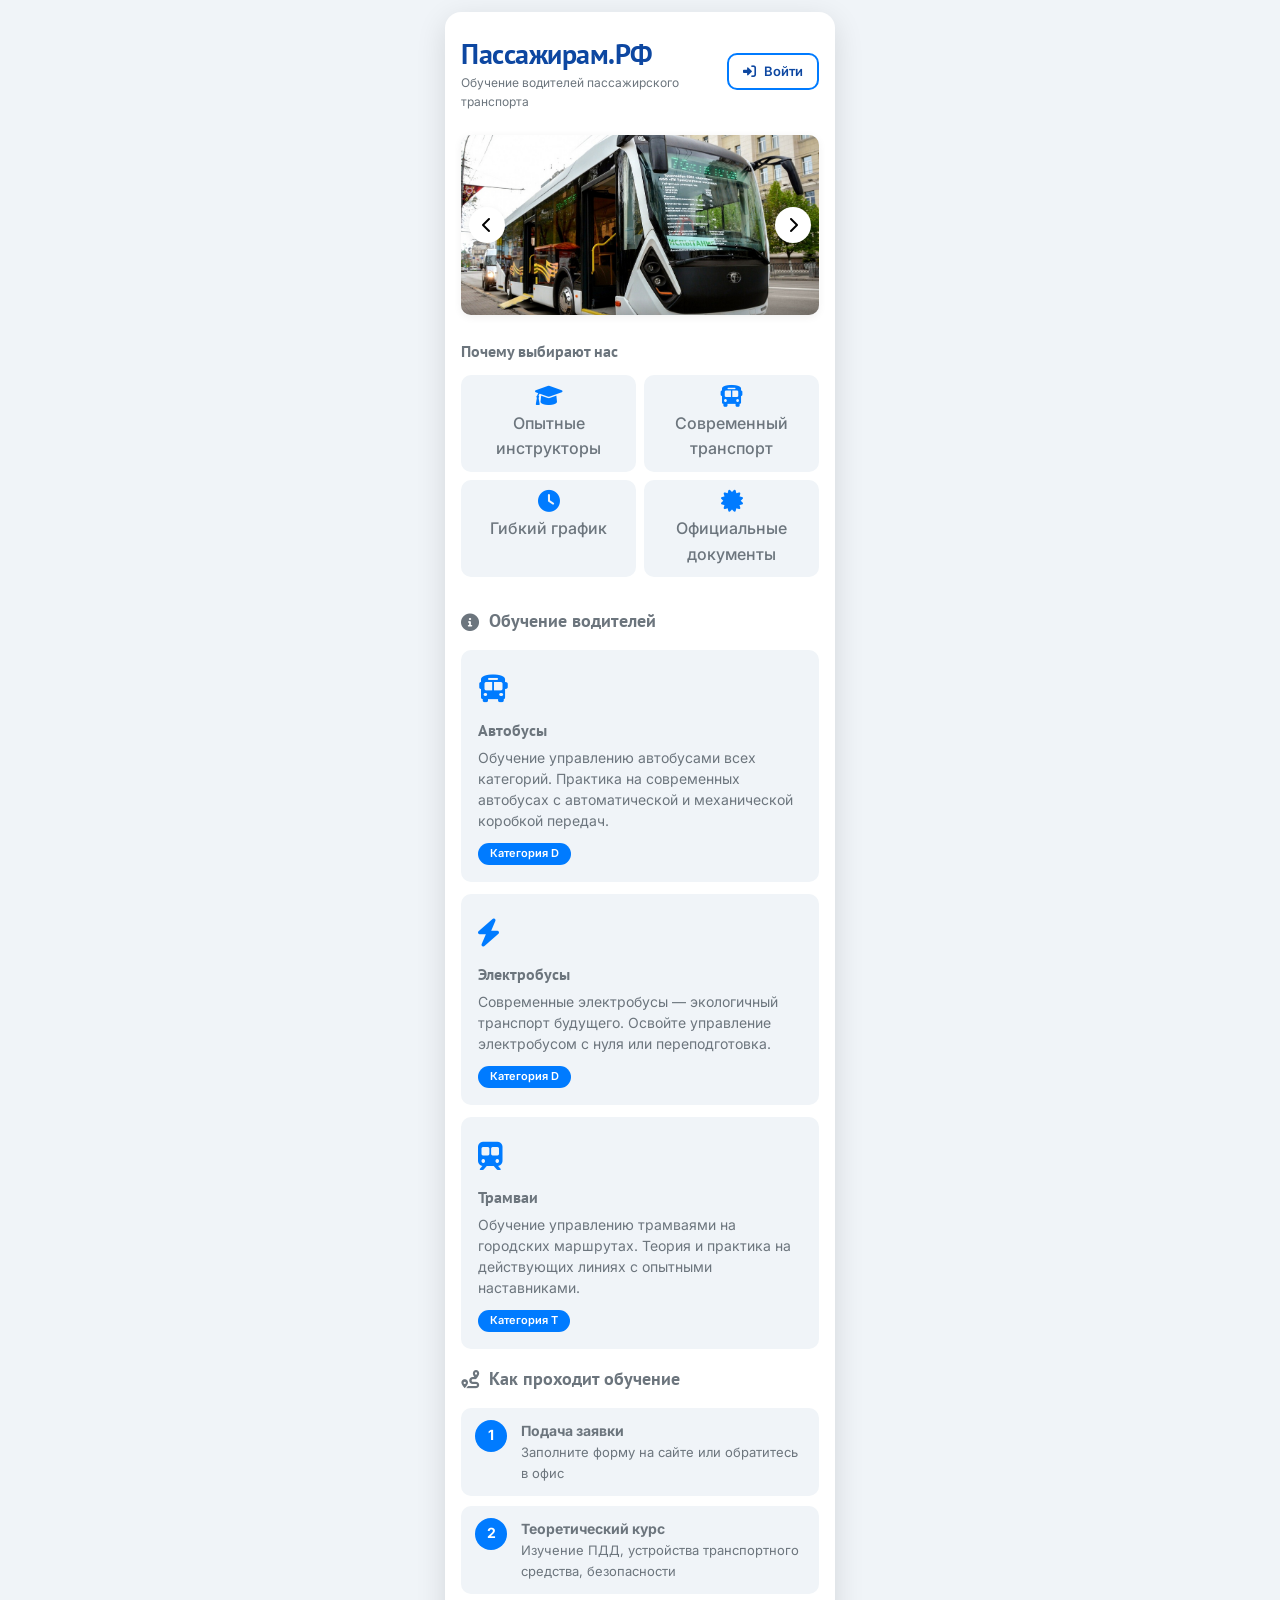
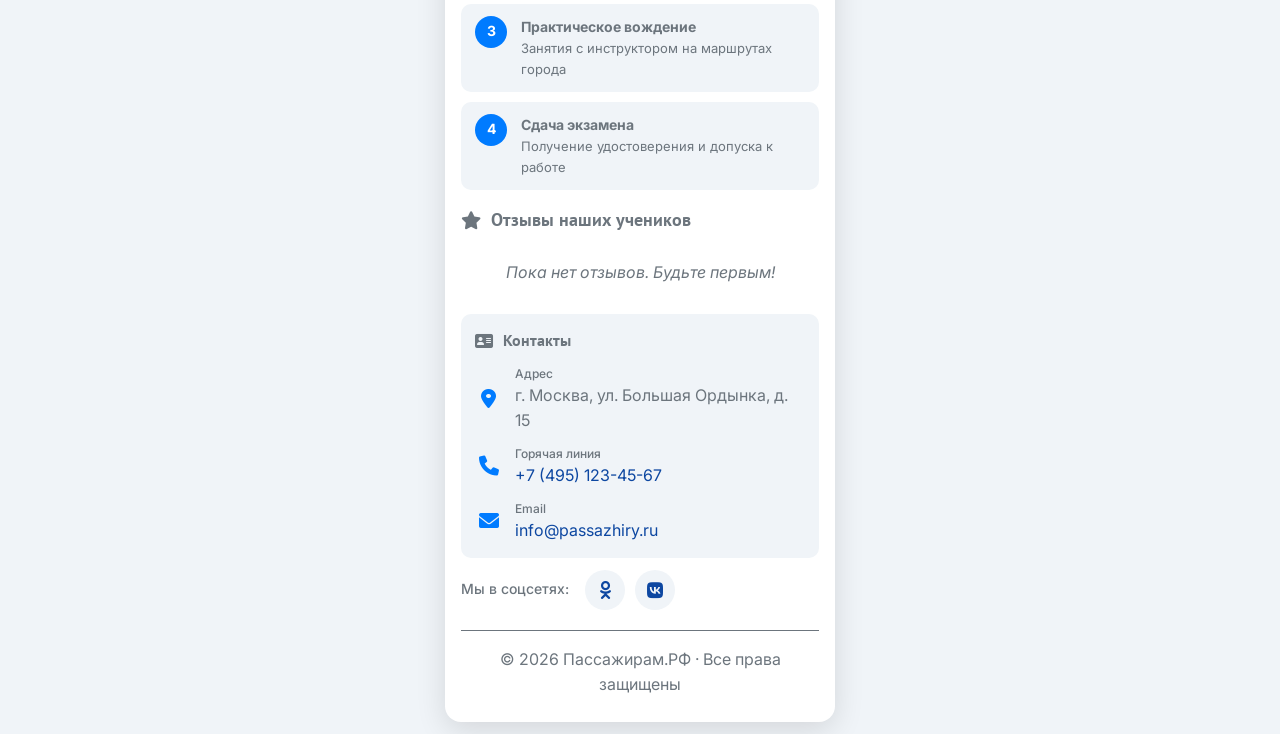
<file: index.html>
<!DOCTYPE html>
<html lang="ru">
<head>
    <meta charset="UTF-8">
    <meta name="viewport" content="width=device-width, initial-scale=1.0, maximum-scale=1.0, user-scalable=no">
    <title>Главная страница · Пассажирам.РФ. Обучение перевозкам: автобус, электробус, трамвай
</title>
    <link rel="preconnect" href="https://fonts.googleapis.com">
    <link rel="preconnect" href="https://fonts.gstatic.com" crossorigin>
    <link href="https://fonts.googleapis.com/css2?family=Inter:opsz,wght@14..32,400;14..32,500;14..32,600;14..32,700&family=PT+Sans:ital,wght@0,400;0,700;1,400&display=swap" rel="stylesheet">
    <link rel="stylesheet" href="https://cdnjs.cloudflare.com/ajax/libs/font-awesome/6.0.0-beta3/css/all.min.css">
    <link rel="stylesheet" href="assets/css/style.css">
</head>
<body>
    <div class="app">
        <!-- Шапка -->
        <header class="app-header">
            <div class="header-content">
                <div>
                    <h1 class="app-title">Пассажирам.РФ</h1>
                    <p class="app-subtitle">Обучение водителей пассажирского транспорта</p>
                </div>
                <div class="header-actions">
                    <a href="login.html" class="btn btn-sm btn-outline" id="loginBtn">
                        <i class="fas fa-sign-in-alt"></i> Войти
                    </a>
                    <a href="profile.html" class="btn btn-sm btn-primary" id="profileBtn" style="display:none;">
                        <i class="fas fa-user"></i> Кабинет
                    </a>
                </div>
            </div>
        </header>

        <!-- Слайдер -->
        <div class="slider-container" id="mainSlider">
            <div class="slider-track">
                <img src="assets/image/bus.jpg" class="slider-slide" alt="Обучение автобусу">
                <img src="assets/image/avtobus.jpg" class="slider-slide" alt="Обучение электробусу">
                <img src="assets/image/tramvai.jpg" class="slider-slide" alt="Обучение трамваю">
                <img src="assets/image/bus2.jpg" class="slider-slide" alt="Пассажирам.РФ">
            </div>
            <button class="slider-btn prev" aria-label="Предыдущий слайд"><i class="fas fa-chevron-left"></i></button>
            <button class="slider-btn next" aria-label="Следующий слайд"><i class="fas fa-chevron-right"></i></button>
            <div class="slider-dots"></div>
        </div>

        <!-- Преимущества -->
        <section class="advantages-section">
            <h2 class="section-title" style="font-size:16px;margin-bottom:10px;">Почему выбирают нас</h2>
            <div class="advantages-grid">
                <div class="advantage-item">
                    <i class="fas fa-graduation-cap"></i>
                    <span>Опытные инструкторы</span>
                </div>
                <div class="advantage-item">
                    <i class="fas fa-bus"></i>
                    <span>Современный транспорт</span>
                </div>
                <div class="advantage-item">
                    <i class="fas fa-clock"></i>
                    <span>Гибкий график</span>
                </div>
                <div class="advantage-item">
                    <i class="fas fa-certificate"></i>
                    <span>Официальные документы</span>
                </div>
            </div>
        </section>

        <!-- Информация об обучении -->
        <section class="info-section">
            <h2 class="section-title"><i class="fas fa-info-circle"></i> Обучение водителей</h2>
            <div class="info-cards">
                <div class="info-card">
                    <div class="info-icon"><i class="fas fa-bus"></i></div>
                    <h3>Автобусы</h3>
                    <p>Обучение управлению автобусами всех категорий. Практика на современных автобусах с автоматической и механической коробкой передач.</p>
                    <span class="info-badge">Категория D</span>
                </div>
                <div class="info-card">
                    <div class="info-icon"><i class="fas fa-bolt"></i></div>
                    <h3>Электробусы</h3>
                    <p>Современные электробусы — экологичный транспорт будущего. Освойте управление электробусом с нуля или переподготовка.</p>
                    <span class="info-badge">Категория D</span>
                </div>
                <div class="info-card">
                    <div class="info-icon"><i class="fas fa-subway"></i></div>
                    <h3>Трамваи</h3>
                    <p>Обучение управлению трамваями на городских маршрутах. Теория и практика на действующих линиях с опытными наставниками.</p>
                    <span class="info-badge">Категория T</span>
                </div>
            </div>
        </section>

        <!-- Процесс обучения -->
        <section class="process-section">
            <h2 class="section-title"><i class="fas fa-route"></i> Как проходит обучение</h2>
            <div class="process-steps">
                <div class="step">
                    <span class="step-number">1</span>
                    <div>
                        <strong>Подача заявки</strong>
                        <p>Заполните форму на сайте или обратитесь в офис</p>
                    </div>
                </div>
                <div class="step">
                    <span class="step-number">2</span>
                    <div>
                        <strong>Теоретический курс</strong>
                        <p>Изучение ПДД, устройства транспортного средства, безопасности</p>
                    </div>
                </div>
                <div class="step">
                    <span class="step-number">3</span>
                    <div>
                        <strong>Практическое вождение</strong>
                        <p>Занятия с инструктором на маршрутах города</p>
                    </div>
                </div>
                <div class="step">
                    <span class="step-number">4</span>
                    <div>
                        <strong>Сдача экзамена</strong>
                        <p>Получение удостоверения и допуска к работе</p>
                    </div>
                </div>
            </div>
        </section>

        <!-- Отзывы -->
        <section class="reviews-section">
            <h2 class="section-title"><i class="fas fa-star"></i> Отзывы наших учеников</h2>
            <div id="userReviews" class="reviews-list">
                <!-- Рендерится через JS -->
            </div>
        </section>

        <!-- Контакты -->
        <section class="contacts-section">
            <h2 class="section-title" style="font-size:16px;margin-bottom:10px;"><i class="fas fa-address-card"></i> Контакты</h2>
            <div class="contacts-grid">
                <div class="contact-item">
                    <i class="fas fa-map-marker-alt"></i>
                    <div>
                        <strong>Адрес</strong>
                        <span>г. Москва, ул. Большая Ордынка, д. 15</span>
                    </div>
                </div>
                <div class="contact-item">
                    <i class="fas fa-phone"></i>
                    <div>
                        <strong>Горячая линия</strong>
                        <a href="tel:+74951234567">+7 (495) 123-45-67</a>
                    </div>
                </div>
                <div class="contact-item">
                    <i class="fas fa-envelope"></i>
                    <div>
                        <strong>Email</strong>
                        <a href="mailto:info@passazhiry.ru">info@passazhiry.ru</a>
                    </div>
                </div>
            </div>
        </section>

        <!-- Соцсети -->
        <section class="social-section">
            <p class="social-label">Мы в соцсетях:</p>
            <div class="social-links">
                <a href="#" class="social-link" title="Telegram"><i class="fab fa-odnoklassniki"></i></a>
                <a href="#" class="social-link" title="VK"><i class="fab fa-vk"></i></a>
            </div>
        </section>

        <!-- Футер -->
        <footer class="app-footer">
            <p>© 2026 Пассажирам.РФ · Все права защищены</p>
        </footer>
    </div>

    <script src="assets/js/app.js"></script>
</body>
</html>
</file>
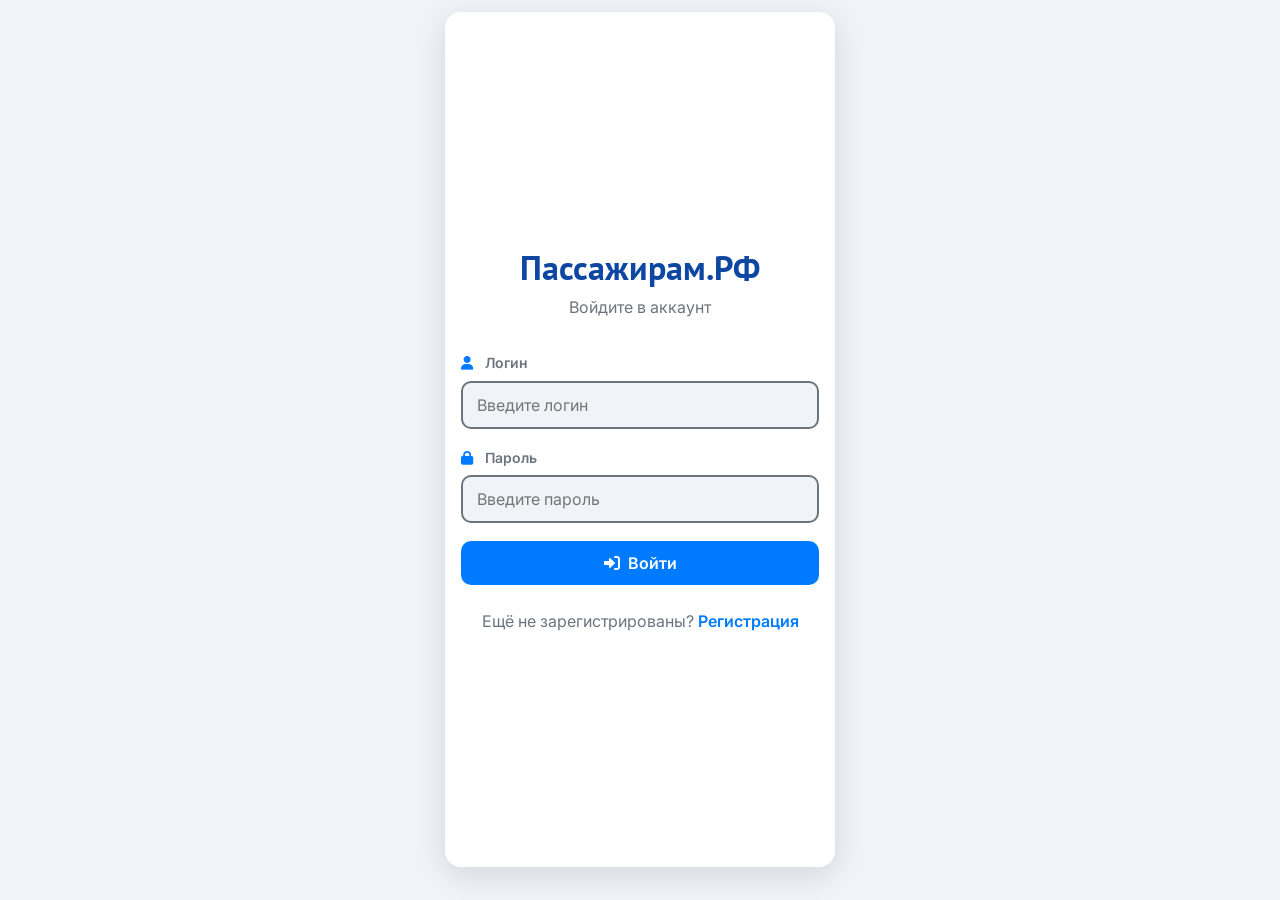
<file: admin.html>
<!DOCTYPE html>
<html lang="ru">
<head>
    <meta charset="UTF-8">
    <meta name="viewport" content="width=device-width, initial-scale=1.0, maximum-scale=1.0, user-scalable=no">
    <title>Администрирование · Пассажирам.РФ. Обучение перевозкам: автобус, электробус, трамвай
</title>
    <link rel="preconnect" href="https://fonts.googleapis.com">
    <link rel="preconnect" href="https://fonts.gstatic.com" crossorigin>
    <link href="https://fonts.googleapis.com/css2?family=Inter:opsz,wght@14..32,400;14..32,500;14..32,600;14..32,700&family=PT+Sans:ital,wght@0,400;0,700;1,400&display=swap" rel="stylesheet">
    <link rel="stylesheet" href="https://cdnjs.cloudflare.com/ajax/libs/font-awesome/6.0.0-beta3/css/all.min.css">
    <link rel="stylesheet" href="assets/css/style.css">
</head>
<body>
    <div class="app app-admin app-admin-compact">
        <!-- Шапка админки -->
        <header class="app-header admin-header admin-header-compact">
            <div class="header-content">
                <div>
                    <h1 class="app-title-small"><i class="fas fa-user-shield" style="color: #0d47a1;"></i> Админ</h1>
                </div>
                <div class="admin-user-info">
                    <span id="adminUser"><i class="fas fa-user-cog"></i> Администратор</span>
                    <button id="adminLogoutBtn" class="btn-logout" title="Выйти">
                        <i class="fas fa-sign-out-alt"></i>
                    </button>
                </div>
            </div>
        </header>

        <!-- Фильтры и поиск (компактные) -->
        <div class="filter-bar filter-bar-compact">
            <div class="filter-group">
                <i class="fas fa-filter"></i>
                <select id="filterStatus">
                    <option value="all">Все статусы</option>
                    <option value="Новая">Новая</option>
                    <option value="Идет обучение">Идет обучение</option>
                    <option value="Обучение завершено">Обучение завершено</option>
                </select>
            </div>
            <div class="filter-group">
                <i class="fas fa-search"></i>
                <input type="text" id="filterSearch" placeholder="Поиск...">
            </div>
        </div>

        <!-- Таблица (компактная) -->
        <div class="table-wrap table-wrap-compact">
            <table class="table-compact">
                <thead>
                    <tr>
                        <th onclick="adminSort('userLogin')">Пользователь <i class="fas fa-sort"></i></th>
                        <th onclick="adminSort('transport')">Транспорт <i class="fas fa-sort"></i></th>
                        <th onclick="adminSort('date')">Дата <i class="fas fa-sort"></i></th>
                        <th onclick="adminSort('status')">Статус <i class="fas fa-sort"></i></th>
                        <th>Действие</th>
                        <th>Отзыв</th>
                    </tr>
                </thead>
                <tbody id="adminTableBody">
                    <!-- Рендерится через JS -->
                </tbody>
            </table>
        </div>

        <!-- Пагинация (компактная) -->
        <div class="pagination pagination-compact" id="pagination"></div>

        <div class="admin-footer admin-footer-compact">
            <a href="index.html" class="nav-link"><i class="fas fa-arrow-left"></i> На главную</a>
        </div>
    </div>
    <script src="assets/js/app.js"></script>
</body>
</html>
</file>
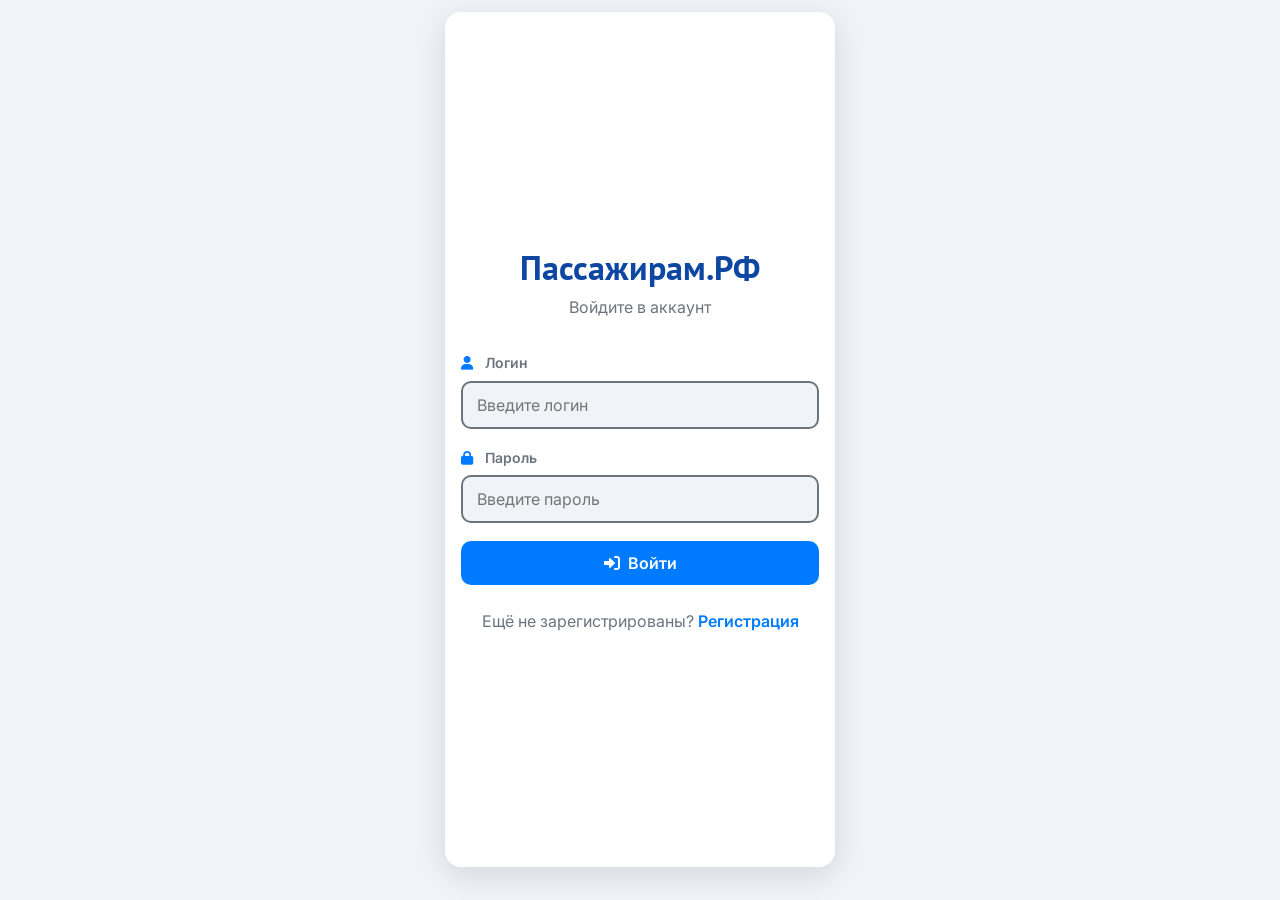
<file: login.html>
<!DOCTYPE html>
<html lang="ru">
<head>
    <meta charset="UTF-8">
    <meta name="viewport" content="width=device-width, initial-scale=1.0, maximum-scale=1.0, user-scalable=no">
    <title>Вход · Пассажирам.РФ. Обучение перевозкам: автобус, электробус, трамвай
</title>
    <link rel="preconnect" href="https://fonts.googleapis.com">
    <link rel="preconnect" href="https://fonts.gstatic.com" crossorigin>
    <link href="https://fonts.googleapis.com/css2?family=Inter:opsz,wght@14..32,400;14..32,500;14..32,600;14..32,700&family=PT+Sans:ital,wght@0,400;0,700;1,400&display=swap" rel="stylesheet">
    <link rel="stylesheet" href="https://cdnjs.cloudflare.com/ajax/libs/font-awesome/6.0.0-beta3/css/all.min.css">
    <link rel="stylesheet" href="assets/css/style.css">
</head>
<body>
    <div class="app app-auth">
        <div class="auth-container">
            <div class="auth-header">
                <h1 class="auth-title">Пассажирам.РФ</h1>
                <p class="auth-subtitle">Войдите в аккаунт</p>
            </div>

            <form id="loginForm" class="auth-form">
                <div class="form-group">
                    <label for="loginLogin"><i class="fas fa-user"></i> Логин</label>
                    <input type="text" id="loginLogin" class="form-control" placeholder="Введите логин" required>
                    <div class="error-text" id="loginError"></div>
                </div>
                <div class="form-group">
                    <label for="loginPassword"><i class="fas fa-lock"></i> Пароль</label>
                    <input type="password" id="loginPassword" class="form-control" placeholder="Введите пароль" required>
                    <div class="error-text" id="passwordError"></div>
                </div>

                <button type="submit" class="btn btn-primary btn-block">
                    <i class="fas fa-sign-in-alt"></i> Войти
                </button>
            </form>

            <div class="auth-footer">
                <p>Ещё не зарегистрированы? <a href="register.html" class="nav-link">Регистрация</a></p>
            </div>
        </div>
    </div>
    <script src="assets/js/app.js"></script>
</body>
</html>
</file>
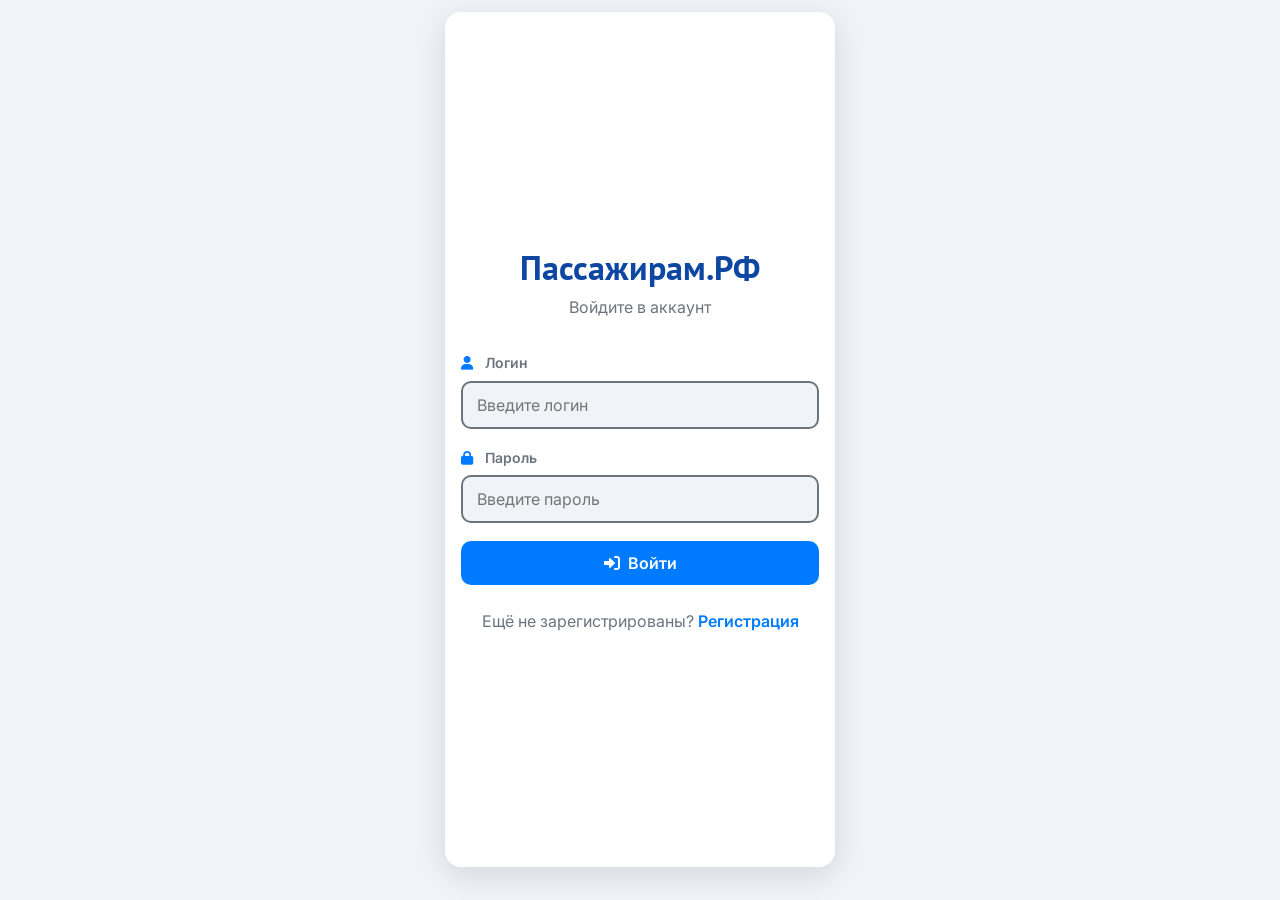
<file: new-request.html>
<!DOCTYPE html>
<html lang="ru">
<head>
    <meta charset="UTF-8">
    <meta name="viewport" content="width=device-width, initial-scale=1.0, maximum-scale=1.0, user-scalable=no">
    <title>Новая заявка · Пассажирам.РФ. Обучение перевозкам: автобус, электробус, трамвай
</title>
    <link rel="preconnect" href="https://fonts.googleapis.com">
    <link rel="preconnect" href="https://fonts.gstatic.com" crossorigin>
    <link href="https://fonts.googleapis.com/css2?family=Inter:opsz,wght@14..32,400;14..32,500;14..32,600;14..32,700&family=PT+Sans:ital,wght@0,400;0,700;1,400&display=swap" rel="stylesheet">
    <link rel="stylesheet" href="https://cdnjs.cloudflare.com/ajax/libs/font-awesome/6.0.0-beta3/css/all.min.css">
    <link rel="stylesheet" href="assets/css/style.css">
</head>
<body>
    <div class="app">
        <header class="app-header app-header-slim">
            <a href="index.html" class="back-link"><i class="fas fa-arrow-left"></i> Назад</a>
            <h1 class="app-title-small">Новая заявка</h1>
            <div></div>
        </header>

        <section class="request-form-section">
            <p class="text-muted form-description">Заполните форму для записи на обучение</p>
            
            <form id="requestForm" class="request-form">
                <div class="form-group">
                    <label for="reqTransport"><i class="fas fa-bus"></i> Вид транспорта *</label>
                    <select id="reqTransport" class="form-control" required>
                        <option value="">Выберите...</option>
                        <option value="Автобус">Автобус</option>
                        <option value="Электробус">Электробус</option>
                        <option value="Трамвай">Трамвай</option>
                    </select>
                </div>

                <div class="form-group">
                    <label for="reqDate"><i class="fas fa-calendar-alt"></i> Дата начала *</label>
                    <input type="date" id="reqDate" class="form-control" required>
                </div>

                <div class="form-group">
                    <label for="reqPayment"><i class="fas fa-credit-card"></i> Способ оплаты *</label>
                    <select id="reqPayment" class="form-control" required>
                        <option value="">Выберите...</option>
                        <option value="По QR-коду">По QR-коду</option>
                        <option value="Картой МИР">Картой МИР</option>
                        <option value="Постоплата в офисе">Постоплата в офисе</option>
                    </select>
                </div>

                <button type="submit" class="btn btn-primary btn-block">
                    <i class="fas fa-paper-plane"></i> Отправить заявку
                </button>
            </form>
        </section>
    </div>
    <script src="assets/js/app.js"></script>
</body>
</html>
</file>
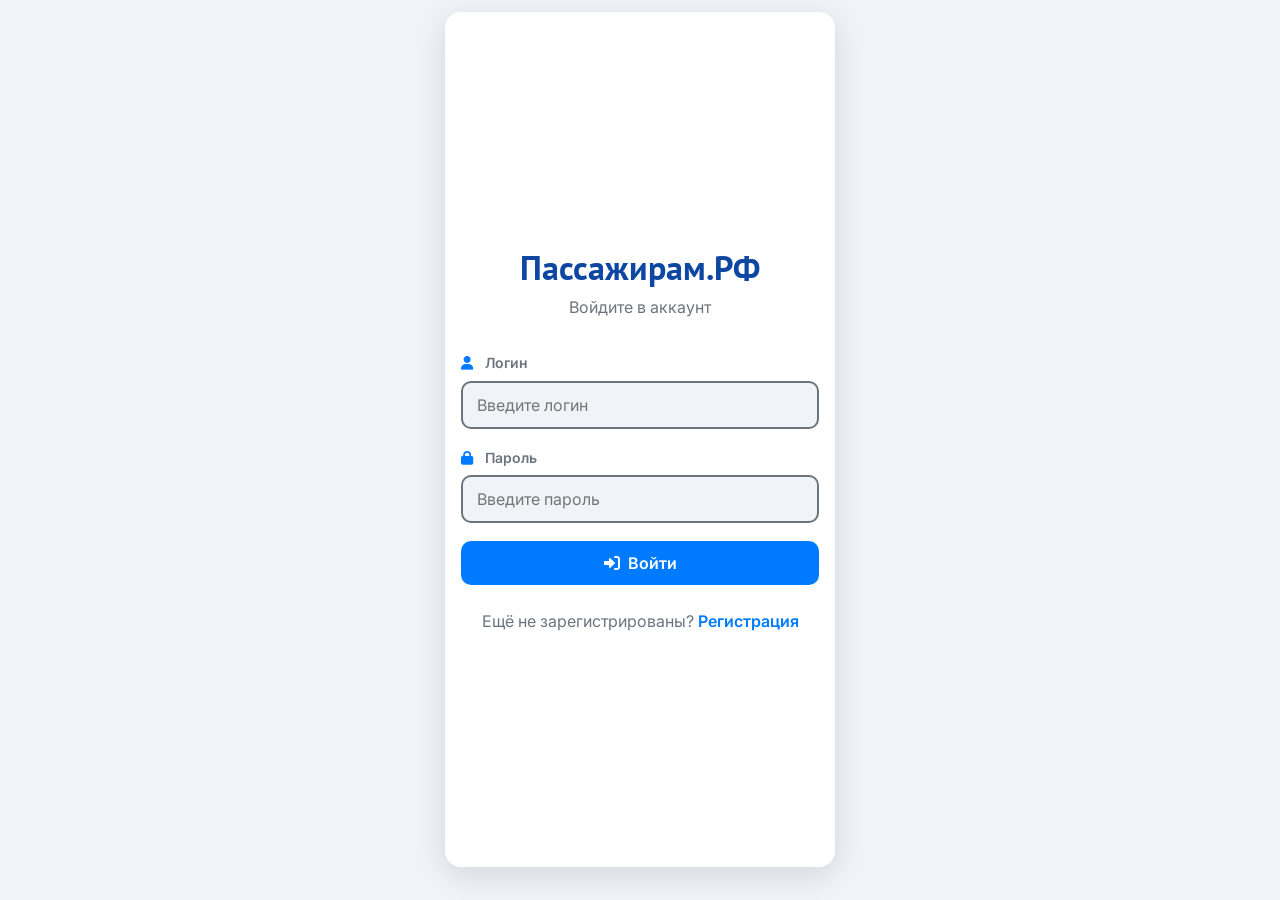
<file: profile.html>
<!DOCTYPE html>
<html lang="ru">
<head>
    <meta charset="UTF-8">
    <meta name="viewport" content="width=device-width, initial-scale=1.0, maximum-scale=1.0, user-scalable=no">
    <title>Личный кабинет · Пассажирам.РФ. Обучение перевозкам: автобус, электробус, трамвай
</title>
    <link rel="preconnect" href="https://fonts.googleapis.com">
    <link rel="preconnect" href="https://fonts.gstatic.com" crossorigin>
    <link href="https://fonts.googleapis.com/css2?family=Inter:opsz,wght@14..32,400;14..32,500;14..32,600;14..32,700&family=PT+Sans:ital,wght@0,400;0,700;1,400&display=swap" rel="stylesheet">
    <link rel="stylesheet" href="https://cdnjs.cloudflare.com/ajax/libs/font-awesome/6.0.0-beta3/css/all.min.css">
    <link rel="stylesheet" href="assets/css/style.css">
</head>
<body>
    <div class="app app-profile">
        <!-- Шапка -->
        <header class="app-header app-header-slim">
            <a href="index.html" class="back-link"><i class="fas fa-arrow-left"></i> На главную</a>
            <h1 class="app-title-small">Личный кабинет</h1>
            <button id="logoutBtn" class="btn-logout" title="Выйти">
                <i class="fas fa-sign-out-alt"></i>
            </button>
        </header>

        <!-- Информация о пользователе -->
        <div class="profile-info">
            <div class="profile-avatar">
                <i class="fas fa-user-circle"></i>
            </div>
            <div class="profile-details">
                <h2 id="profileName">Пользователь</h2>
                <p id="profileLogin"><i class="fas fa-user-tag"></i> Логин: </p>
                <p id="profileEmail"><i class="fas fa-envelope"></i> </p>
                <p id="profilePhone"><i class="fas fa-phone"></i> </p>
            </div>
        </div>

        <!-- Действия -->
        <div class="action-bar">
            <a href="new-request.html" class="btn btn-primary">
                <i class="fas fa-plus-circle"></i> Новая заявка
            </a>
            <a href="admin.html" class="btn btn-outline" id="adminLink" style="display:none;">
                <i class="fas fa-user-shield"></i> Админка
            </a>
        </div>

        <!-- Список заявок -->
        <section class="requests-section">
            <h2 class="section-title"><i class="fas fa-list-ul"></i> Мои заявки</h2>
            <div id="requestsList">
                <!-- Сюда рендерятся заявки -->
            </div>
        </section>

        <!-- Футер -->
        <footer class="app-footer">
            <p>© 2026 Пассажирам.РФ · Все права защищены</p>
        </footer>
    </div>

    <script src="assets/js/app.js"></script>
</body>
</html>
</file>
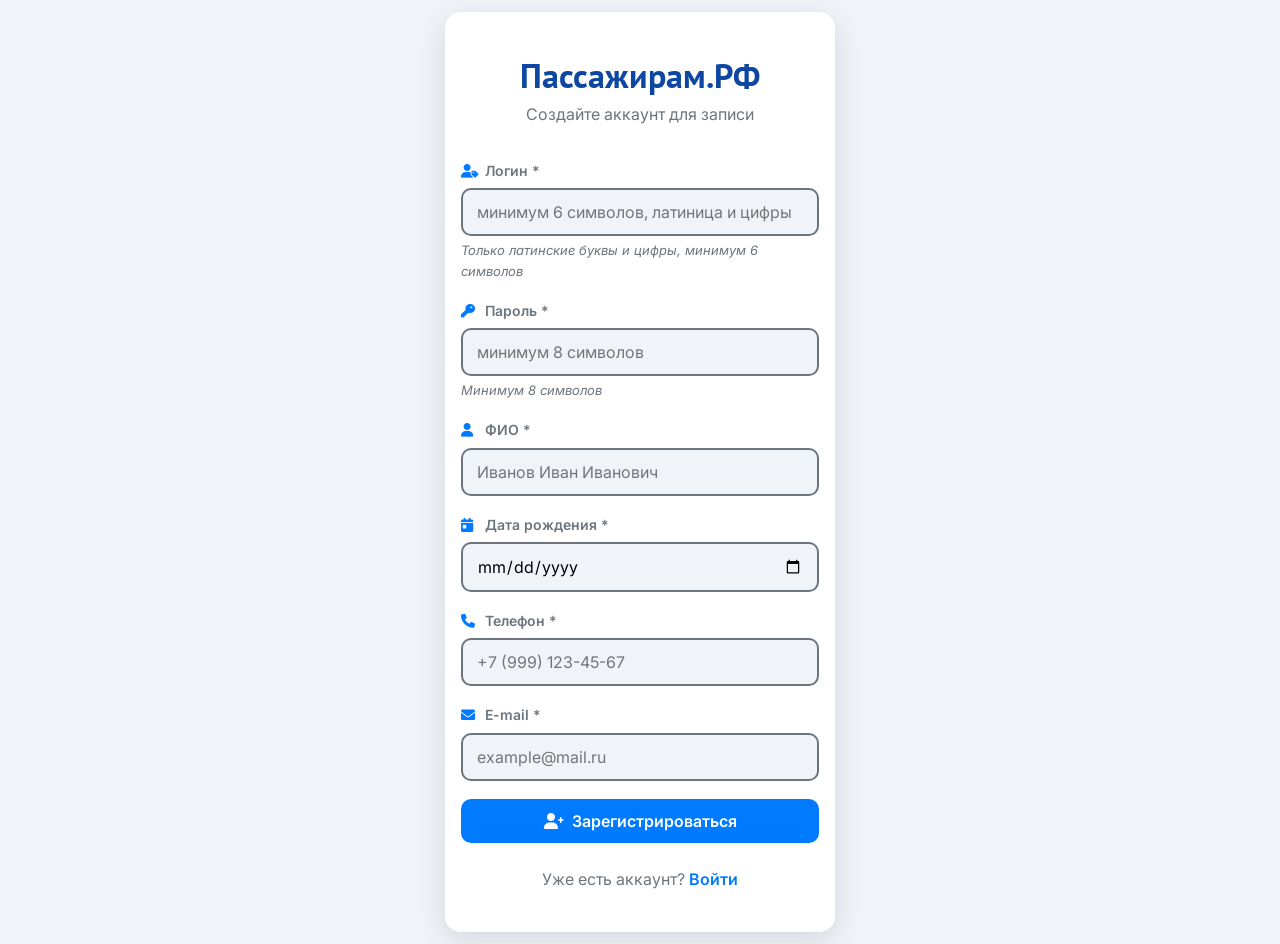
<file: register.html>
<!DOCTYPE html>
<html lang="ru">
<head>
    <meta charset="UTF-8">
    <meta name="viewport" content="width=device-width, initial-scale=1.0, maximum-scale=1.0, user-scalable=no">
    <title>Регистрация · Пассажирам.РФ. Обучение перевозкам: автобус, электробус, трамвай
</title>
    <link rel="preconnect" href="https://fonts.googleapis.com">
    <link rel="preconnect" href="https://fonts.gstatic.com" crossorigin>
    <link href="https://fonts.googleapis.com/css2?family=Inter:opsz,wght@14..32,400;14..32,500;14..32,600;14..32,700&family=PT+Sans:ital,wght@0,400;0,700;1,400&display=swap" rel="stylesheet">
    <link rel="stylesheet" href="https://cdnjs.cloudflare.com/ajax/libs/font-awesome/6.0.0-beta3/css/all.min.css">
    <link rel="stylesheet" href="assets/css/style.css">
</head>
<body>
    <div class="app app-auth">
        <div class="auth-container">
            <div class="auth-header">
                <h1 class="auth-title">Пассажирам.РФ</h1>
                <p class="auth-subtitle">Создайте аккаунт для записи</p>
            </div>

            <form id="registerForm" class="auth-form">
                <div class="form-group">
                    <label for="regLogin"><i class="fas fa-user-tag"></i> Логин *</label>
                    <input type="text" id="regLogin" class="form-control" placeholder="минимум 6 символов, латиница и цифры" required>
                    <span class="hint">Только латинские буквы и цифры, минимум 6 символов</span>
                    <div class="error-text" id="regLoginError"></div>
                </div>
                <div class="form-group">
                    <label for="regPassword"><i class="fas fa-key"></i> Пароль *</label>
                    <input type="password" id="regPassword" class="form-control" placeholder="минимум 8 символов" required>
                    <span class="hint">Минимум 8 символов</span>
                    <div class="error-text" id="regPasswordError"></div>
                </div>
                <div class="form-group">
                    <label for="regFullName"><i class="fas fa-user"></i> ФИО *</label>
                    <input type="text" id="regFullName" class="form-control" placeholder="Иванов Иван Иванович" required>
                    <div class="error-text" id="regFullNameError"></div>
                </div>
                <div class="form-group">
                    <label for="regBirth"><i class="fas fa-calendar-day"></i> Дата рождения *</label>
                    <input type="date" id="regBirth" class="form-control" required>
                    <div class="error-text" id="regBirthError"></div>
                </div>
                <div class="form-group">
                    <label for="regPhone"><i class="fas fa-phone"></i> Телефон *</label>
                    <input type="tel" id="regPhone" class="form-control" placeholder="+7 (999) 123-45-67" required>
                    <div class="error-text" id="regPhoneError"></div>
                </div>
                <div class="form-group">
                    <label for="regEmail"><i class="fas fa-envelope"></i> E-mail *</label>
                    <input type="email" id="regEmail" class="form-control" placeholder="example@mail.ru" required>
                    <div class="error-text" id="regEmailError"></div>
                </div>

                <button type="submit" class="btn btn-primary btn-block">
                    <i class="fas fa-user-plus"></i> Зарегистрироваться
                </button>
            </form>

            <div class="auth-footer">
                <p>Уже есть аккаунт? <a href="login.html" class="nav-link">Войти</a></p>
            </div>
        </div>
    </div>
    <script src="assets/js/app.js"></script>
</body>
</html>
</file>
<file: assets/css/style.css>
/* ====================================================
   ОСНОВНЫЕ СТИЛИ ДЛЯ ВСЕХ СТРАНИЦ
   Версия: 2.1 (Только разрешённые цвета)
   ==================================================== */

/* ----- Подключение шрифтов ----- */
@import url('https://fonts.googleapis.com/css2?family=Inter:opsz,wght@14..32,400;14..32,500;14..32,600;14..32,700&family=PT+Sans:ital,wght@0,400;0,700;1,400&display=swap');

/* ----- CSS Переменные (Только разрешённые цвета) ----- */
:root {
    --color-primary: #007bff;
    --color-primary-dark: #0d47a1;
    --color-gray: #6c757d;
    --color-bg: #f0f4f8;
    --color-white: #ffffff;
    --shadow-sm: 0 2px 8px rgba(0, 0, 0, 0.06);
    --shadow-md: 0 4px 16px rgba(0, 0, 0, 0.08);
    --shadow-lg: 0 8px 30px rgba(0, 0, 0, 0.12);
    --radius: 16px;
    --radius-sm: 10px;
    --radius-xs: 6px;
    --transition: all 0.25s ease;
}

/* ----- Сбросы ----- */
* {
    margin: 0;
    padding: 0;
    box-sizing: border-box;
}

body {
    font-family: 'Inter', 'PT Sans', sans-serif;
    background: var(--color-bg);
    color: var(--color-gray);
    line-height: 1.6;
    min-height: 100vh;
    display: flex;
    justify-content: center;
    align-items: flex-start;
    padding: 12px;
}

/* ----- Основной контейнер (мобильный 390px) ----- */
.app {
    max-width: 390px;
    width: 100%;
    background: var(--color-white);
    border-radius: var(--radius);
    padding: 20px 16px 24px;
    box-shadow: var(--shadow-lg);
    margin: 0 auto;
    position: relative;
    min-height: 95vh;
    display: flex;
    flex-direction: column;
}

/* ----- Шрифты (по руководству) ----- */
h1, h2, h3, .title {
    font-family: 'PT Sans', 'Inter', sans-serif;
    font-weight: 700;
}
h1 { font-size: 32px; }
h2 { font-size: 22px; }
h3 { font-size: 18px; }

p, li, input, select, button, label, a, div, span {
    font-family: 'Inter', 'PT Sans', sans-serif;
    font-size: 16px;
}

small, .hint, .meta, .text-muted {
    font-size: 13px;
    color: var(--color-gray);
}

.hint {
    display: block;
    margin-top: 4px;
    font-style: italic;
}

/* ----- Цвета (из ТЗ) ----- */
.color-primary { color: var(--color-primary); }
.color-darkblue { color: var(--color-primary-dark); }
.color-gray { color: var(--color-gray); }
.bg-light { background: var(--color-bg); }
.bg-white { background: var(--color-white); }

/* ----- Шапка приложения ----- */
.app-header {
    margin-bottom: 20px;
}
.header-content {
    display: flex;
    justify-content: space-between;
    align-items: center;
}
.app-title {
    font-size: 28px;
    color: var(--color-primary-dark);
    letter-spacing: -0.5px;
}
.app-title-small {
    font-size: 20px;
    color: var(--color-primary-dark);
}
.app-subtitle {
    font-size: 12px;
    color: var(--color-gray);
    margin-top: -4px;
}
.user-greeting {
    display: flex;
    align-items: center;
    gap: 8px;
    background: var(--color-bg);
    padding: 8px 14px;
    border-radius: 30px;
    margin-top: 10px;
    font-size: 14px;
}
.user-greeting i {
    font-size: 20px;
    color: var(--color-primary);
}
.btn-logout {
    background: none;
    border: none;
    color: var(--color-gray);
    font-size: 20px;
    cursor: pointer;
    transition: var(--transition);
    padding: 4px 8px;
    border-radius: 50%;
}
.btn-logout:hover {
    background: #fee2e2;
    color: var(--color-primary-dark);
}

/* ----- Кнопки ----- */
.btn {
    display: inline-flex;
    align-items: center;
    justify-content: center;
    gap: 8px;
    padding: 12px 20px;
    border: none;
    border-radius: var(--radius-sm);
    font-size: 16px;
    font-weight: 600;
    cursor: pointer;
    text-decoration: none;
    transition: var(--transition);
}
.btn-primary {
    background: var(--color-primary);
    color: var(--color-white);
}
.btn-primary:hover {
    background: var(--color-primary-dark);
    transform: translateY(-2px);
    box-shadow: var(--shadow-md);
}
.btn-outline {
    background: transparent;
    color: var(--color-primary-dark);
    border: 2px solid var(--color-primary);
}
.btn-outline:hover {
    background: var(--color-primary);
    color: var(--color-white);
}
.btn-block {
    width: 100%;
    justify-content: center;
}
.btn-sm {
    padding: 6px 14px;
    font-size: 14px;
}
.btn-success {
    background: var(--color-primary);
    color: var(--color-white);
}
.btn-danger {
    background: var(--color-primary-dark);
    color: var(--color-white);
}
.btn-warning {
    background: var(--color-primary);
    color: var(--color-white);
}

/* ----- Формы ----- */
.auth-container {
    display: flex;
    flex-direction: column;
    justify-content: center;
    padding: 16px 0;
    flex: 1;
}
.auth-header {
    text-align: center;
    margin-bottom: 32px;
}
.auth-title {
    font-size: 34px;
    color: var(--color-primary-dark);
}
.auth-subtitle {
    font-size: 16px;
    color: var(--color-gray);
}
.auth-form .form-group {
    margin-bottom: 18px;
}
.auth-form label {
    display: flex;
    align-items: center;
    gap: 8px;
    font-weight: 600;
    font-size: 14px;
    margin-bottom: 6px;
    color: var(--color-gray);
}
.auth-form label i {
    color: var(--color-primary);
    width: 20px;
}
.auth-footer {
    text-align: center;
    margin-top: 24px;
    font-size: 14px;
}
.auth-footer a {
    font-weight: 600;
}

.form-group {
    margin-bottom: 18px;
}
.form-group label {
    display: block;
    font-weight: 600;
    font-size: 14px;
    margin-bottom: 6px;
}
.form-control {
    width: 100%;
    padding: 12px 14px;
    border: 2px solid var(--color-gray);
    border-radius: var(--radius-sm);
    font-size: 16px;
    transition: var(--transition);
    background: var(--color-bg);
}
.form-control:focus {
    outline: none;
    border-color: var(--color-primary);
    box-shadow: 0 0 0 4px rgba(0, 123, 255, 0.15);
    background: var(--color-white);
}
.form-control.error {
    border-color: var(--color-primary-dark);
    background: var(--color-bg);
}
.error-text {
    color: var(--color-primary-dark);
    font-size: 13px;
    margin-top: 4px;
    display: block;
}
select.form-control {
    appearance: none;
    background-image: url("data:image/svg+xml,%3Csvg xmlns='http://www.w3.org/2000/svg' width='12' height='12' viewBox='0 0 12 12'%3E%3Cpath fill='%236c757d' d='M6 8L1 3h10z'/%3E%3C/svg%3E");
    background-repeat: no-repeat;
    background-position: right 14px center;
    padding-right: 40px;
}

/* ----- Карточки заявок (улучшенные) ----- */
.requests-section {
    flex: 1;
    margin-top: 8px;
}
.section-title {
    font-size: 18px;
    margin-bottom: 14px;
    display: flex;
    align-items: center;
    gap: 10px;
    color: var(--color-gray);
}
.request-card {
    background: var(--color-bg);
    border-radius: var(--radius-sm);
    padding: 16px;
    margin-bottom: 12px;
    border-left: 5px solid var(--color-primary);
    transition: var(--transition);
}
.request-card:hover {
    transform: translateX(4px);
    box-shadow: var(--shadow-sm);
}
.request-card .card-header {
    display: flex;
    justify-content: space-between;
    align-items: center;
}
.request-card .card-header strong {
    font-size: 17px;
}
.request-card .meta {
    font-size: 13px;
    margin-top: 4px;
}
.status {
    display: inline-block;
    padding: 3px 14px;
    border-radius: 30px;
    font-size: 13px;
    font-weight: 600;
}
.status-new { background: var(--color-bg); color: var(--color-primary); }
.status-learning { background: var(--color-bg); color: var(--color-primary-dark); }
.status-done { background: var(--color-primary); color: var(--color-white); }
.request-card .review-area {
    margin-top: 12px;
    padding-top: 12px;
    border-top: 1px dashed var(--color-gray);
}
.request-card .review-area textarea {
    font-size: 14px;
    padding: 8px 12px;
    border-radius: var(--radius-xs);
    border: 1px solid var(--color-gray);
    width: 100%;
    resize: vertical;
    min-height: 50px;
}
.request-card .review-text {
    background: var(--color-white);
    padding: 10px 14px;
    border-radius: var(--radius-xs);
    margin-top: 6px;
    font-size: 14px;
    border-left: 3px solid var(--color-primary);
}

/* ----- Action Bar ----- */
.action-bar {
    display: flex;
    gap: 10px;
    margin: 8px 0 16px;
}
.action-bar .btn {
    flex: 1;
}

/* ----- Слайдер (улучшенный) ----- */
.slider-container {
    position: relative;
    border-radius: var(--radius-sm);
    overflow: hidden;
    margin: 4px 0 16px;
    background: var(--color-bg);
    box-shadow: var(--shadow-sm);
}
.slider-track {
    display: flex;
    transition: transform 0.5s cubic-bezier(0.25, 0.46, 0.45, 0.94);
}
.slider-slide {
    min-width: 100%;
    height: 180px;
    object-fit: cover;
}
.slider-btn {
    position: absolute;
    top: 50%;
    transform: translateY(-50%);
    background: var(--color-white);
    border: none;
    border-radius: 50%;
    width: 36px;
    height: 36px;
    font-size: 16px;
    cursor: pointer;
    box-shadow: var(--shadow-sm);
    transition: var(--transition);
    z-index: 2;
    display: flex;
    align-items: center;
    justify-content: center;
}
.slider-btn:hover {
    background: var(--color-white);
    transform: translateY(-50%) scale(1.05);
}
.slider-btn.prev { left: 8px; }
.slider-btn.next { right: 8px; }
.slider-dots {
    display: flex;
    justify-content: center;
    gap: 6px;
    padding: 10px 0 6px;
    position: absolute;
    bottom: 0;
    left: 0;
    right: 0;
    background: linear-gradient(transparent, rgba(0,0,0,0.2));
}
.slider-dot {
    width: 8px;
    height: 8px;
    border-radius: 50%;
    background: var(--color-gray);
    border: none;
    cursor: pointer;
    transition: var(--transition);
}
.slider-dot.active {
    background: var(--color-white);
    width: 24px;
    border-radius: 6px;
}

/* ----- Преимущества ----- */
.advantages-section {
    margin: 8px 0 14px;
}
.advantages-grid {
    display: grid;
    grid-template-columns: 1fr 1fr;
    gap: 8px;
}
.advantage-item {
    background: var(--color-bg);
    border-radius: var(--radius-sm);
    padding: 10px 8px;
    text-align: center;
    font-size: 13px;
    font-weight: 500;
    transition: var(--transition);
}
.advantage-item i {
    display: block;
    font-size: 22px;
    color: var(--color-primary);
    margin-bottom: 4px;
}
.advantage-item:hover {
    background: var(--color-white);
    transform: translateY(-2px);
    box-shadow: var(--shadow-sm);
}

/* ----- Отзывы (на главной) ----- */
.reviews-section {
    margin-top: 16px;
}
.reviews-list {
    display: flex;
    flex-direction: column;
    gap: 10px;
}
.review-card {
    background: var(--color-bg);
    border-radius: var(--radius-sm);
    padding: 14px;
    border-left: 4px solid var(--color-primary);
}
.review-card .review-header {
    display: flex;
    justify-content: space-between;
    font-size: 14px;
    margin-bottom: 4px;
}
.review-card .review-author {
    font-weight: 600;
}
.review-card .review-date {
    color: var(--color-gray);
    font-size: 12px;
}
.review-card .review-text {
    font-size: 14px;
    line-height: 1.5;
}
.review-card .review-stars {
    color: var(--color-primary);
    font-size: 14px;
}
.no-reviews {
    color: var(--color-gray);
    font-style: italic;
    text-align: center;
    padding: 12px;
}

/* ----- Контакты ----- */
.contacts-section {
    margin-top: 16px;
    background: var(--color-bg);
    border-radius: var(--radius-sm);
    padding: 14px;
}
.contacts-grid {
    display: flex;
    flex-direction: column;
    gap: 10px;
}
.contact-item {
    display: flex;
    align-items: center;
    gap: 12px;
    font-size: 14px;
}
.contact-item i {
    font-size: 20px;
    color: var(--color-primary);
    width: 28px;
    text-align: center;
}
.contact-item div {
    display: flex;
    flex-direction: column;
}
.contact-item strong {
    font-size: 12px;
    color: var(--color-gray);
    font-weight: 500;
}
.contact-item a {
    color: var(--color-primary-dark);
    text-decoration: none;
}
.contact-item a:hover {
    text-decoration: underline;
}

/* ----- Соцсети ----- */
.social-section {
    margin-top: 12px;
    display: flex;
    align-items: center;
    gap: 16px;
    flex-wrap: wrap;
}
.social-label {
    font-size: 14px;
    font-weight: 500;
    color: var(--color-gray);
    margin: 0;
}
.social-links {
    display: flex;
    gap: 10px;
}
.social-link {
    display: flex;
    align-items: center;
    justify-content: center;
    width: 40px;
    height: 40px;
    border-radius: 50%;
    background: var(--color-bg);
    color: var(--color-primary-dark);
    font-size: 18px;
    transition: var(--transition);
    text-decoration: none;
}
.social-link:hover {
    background: var(--color-primary);
    color: var(--color-white);
    transform: translateY(-3px);
    box-shadow: var(--shadow-sm);
}

/* ----- Админка (улучшенная) ----- */
.app-admin {
    padding: 16px 14px;
}
.admin-header {
    margin-bottom: 16px;
}
.admin-user-info {
    display: flex;
    align-items: center;
    gap: 12px;
    font-size: 14px;
    font-weight: 500;
}
.admin-user-info i {
    color: var(--color-primary);
}
.filter-bar {
    display: flex;
    gap: 10px;
    margin-bottom: 16px;
    flex-wrap: wrap;
}
.filter-group {
    display: flex;
    align-items: center;
    gap: 8px;
    background: var(--color-bg);
    padding: 0 12px;
    border-radius: var(--radius-xs);
    flex: 1;
    min-width: 120px;
}
.filter-group i {
    color: var(--color-gray);
}
.filter-group select,
.filter-group input {
    border: none;
    background: transparent;
    padding: 10px 6px;
    font-size: 14px;
    width: 100%;
    outline: none;
}
.table-wrap {
    overflow-x: auto;
    border-radius: var(--radius-sm);
    border: 1px solid var(--color-gray);
}
table {
    width: 100%;
    border-collapse: collapse;
    font-size: 14px;
}
table th {
    background: var(--color-bg);
    padding: 10px 12px;
    text-align: left;
    font-weight: 600;
    cursor: pointer;
    border-bottom: 2px solid var(--color-gray);
    white-space: nowrap;
}
table th i {
    font-size: 11px;
    color: var(--color-gray);
    margin-left: 4px;
}
table td {
    padding: 10px 12px;
    border-bottom: 1px solid var(--color-gray);
    vertical-align: middle;
}
table tr:hover td {
    background: var(--color-bg);
}
.badge {
    display: inline-block;
    padding: 3px 12px;
    border-radius: 30px;
    font-size: 12px;
    font-weight: 600;
}
.badge-new { background: var(--color-bg); color: var(--color-primary); }
.badge-learning { background: var(--color-bg); color: var(--color-primary-dark); }
.badge-done { background: var(--color-primary); color: var(--color-white); }

/* Строка с отзывом в админке */
.review-row td {
    background: var(--color-bg) !important;
    padding: 6px 12px !important;
    border-bottom: 1px solid var(--color-gray) !important;
}
.review-row td div {
    display: flex;
    align-items: flex-start;
    gap: 8px;
}
.review-row td div span:first-child {
    font-weight: 600;
    color: var(--color-primary-dark);
    font-size: 13px;
    white-space: nowrap;
}
.review-row td div span:last-child {
    font-size: 13px;
    word-break: break-word;
    color: var(--color-gray);
}


/* Строка с отзывом в админке */
.review-row td {
    background: #f8fafc !important;
    padding: 6px 12px !important;
    border-bottom: 1px solid var(--color-border) !important;
}
.review-row td div {
    display: flex;
    align-items: flex-start;
    gap: 8px;
}
.review-row td div span:first-child {
    font-weight: 600;
    color: var(--color-primary-dark);
    font-size: 13px;
    white-space: nowrap;
}
.review-row td div span:last-child {
    font-size: 13px;
    word-break: break-word;
    color: var(--color-dark);
}

/* Пагинация */
.pagination {
    display: flex;
    justify-content: center;
    gap: 6px;
    margin-top: 16px;
    flex-wrap: wrap;
}
.pagination button {
    padding: 6px 14px;
    border: 1px solid var(--color-gray);
    border-radius: var(--radius-xs);
    background: var(--color-white);
    cursor: pointer;
    transition: var(--transition);
    font-size: 14px;
}
.pagination button.active {
    background: var(--color-primary);
    color: var(--color-white);
    border-color: var(--color-primary);
}
.pagination button:hover:not(.active) {
    background: var(--color-bg);
}

.admin-footer {
    margin-top: 20px;
    text-align: center;
}

/* ----- Уведомления (Toast) ----- */
.toast-container {
    position: fixed;
    bottom: 20px;
    left: 50%;
    transform: translateX(-50%);
    z-index: 9999;
    max-width: 360px;
    width: 100%;
    padding: 0 16px;
    display: flex;
    flex-direction: column;
    align-items: center;
    gap: 6px;
}
.toast {
    padding: 12px 20px;
    border-radius: var(--radius-sm);
    font-size: 14px;
    font-weight: 500;
    box-shadow: var(--shadow-lg);
    animation: slideUp 0.35s ease;
    width: 100%;
    text-align: center;
}
.toast-success { background: var(--color-primary); color: var(--color-white); }
.toast-error { background: var(--color-primary-dark); color: var(--color-white); }
.toast-info { background: var(--color-primary-dark); color: var(--color-white); }

@keyframes slideUp {
    from { opacity: 0; transform: translateY(30px) scale(0.95); }
    to { opacity: 1; transform: translateY(0) scale(1); }
}

/* ----- Навигация и ссылки ----- */
.nav-link {
    color: var(--color-primary);
    text-decoration: none;
    font-weight: 600;
    transition: var(--transition);
}
.nav-link:hover {
    color: var(--color-primary-dark);
    text-decoration: underline;
}
.back-link {
    color: var(--color-gray);
    text-decoration: none;
    font-size: 15px;
    display: flex;
    align-items: center;
    gap: 6px;
}
.back-link:hover {
    color: var(--color-primary-dark);
}

/* ----- Утилиты ----- */
.text-center { text-align: center; }
.mt-16 { margin-top: 16px; }
.mb-16 { margin-bottom: 16px; }
.mt-8 { margin-top: 8px; }
.mb-8 { margin-bottom: 8px; }
.flex { display: flex; }
.flex-between { display: flex; justify-content: space-between; align-items: center; }
.gap-8 { gap: 8px; }
.gap-12 { gap: 12px; }

/* ----- Футер ----- */
.app-footer {
    margin-top: 20px;
    padding-top: 16px;
    border-top: 1px solid var(--color-gray);
    text-align: center;
    font-size: 13px;
    color: var(--color-gray);
}

/* ----- Адаптивность ----- */
@media (max-width: 420px) {
    .app { padding: 16px 12px; }
    h1 { font-size: 28px; }
    .app-title { font-size: 24px; }
    .slider-slide { height: 150px; }
    .advantage-item {
        font-size: 11px;
        padding: 8px 4px;
    }
    .advantage-item i {
        font-size: 18px;
    }
    .social-link {
        width: 36px;
        height: 36px;
        font-size: 16px;
    }
    .contact-item {
        font-size: 13px;
    }
}

/* ====================================================
   ДОПОЛНИТЕЛЬНЫЕ СТИЛИ ДЛЯ ГЛАВНОЙ СТРАНИЦЫ
   ==================================================== */

/* Кнопки в шапке */
.header-actions {
    display: flex;
    gap: 8px;
    align-items: center;
}
.header-actions .btn-sm {
    padding: 6px 14px;
    font-size: 13px;
}

/* Информационные карточки */
.info-section {
    margin-top: 16px;
}
.info-cards {
    display: flex;
    flex-direction: column;
    gap: 12px;
}
.info-card {
    background: var(--color-bg);
    border-radius: var(--radius-sm);
    padding: 16px;
    position: relative;
    transition: var(--transition);
    border: 1px solid transparent;
}
.info-card:hover {
    border-color: var(--color-primary);
    transform: translateY(-2px);
    box-shadow: var(--shadow-sm);
}
.info-card .info-icon {
    font-size: 28px;
    color: var(--color-primary);
    margin-bottom: 6px;
}
.info-card h3 {
    font-size: 16px;
    margin-bottom: 4px;
}
.info-card p {
    font-size: 14px;
    color: var(--color-gray);
    margin-bottom: 8px;
    line-height: 1.5;
}
.info-badge {
    display: inline-block;
    background: var(--color-primary);
    color: var(--color-white);
    padding: 2px 12px;
    border-radius: 30px;
    font-size: 11px;
    font-weight: 600;
}

/* Процесс обучения */
.process-section {
    margin-top: 16px;
}
.process-steps {
    display: flex;
    flex-direction: column;
    gap: 10px;
}
.step {
    display: flex;
    align-items: flex-start;
    gap: 14px;
    background: var(--color-bg);
    border-radius: var(--radius-sm);
    padding: 12px 14px;
}
.step-number {
    display: flex;
    align-items: center;
    justify-content: center;
    min-width: 32px;
    height: 32px;
    background: var(--color-primary);
    color: var(--color-white);
    border-radius: 50%;
    font-weight: 700;
    font-size: 14px;
}
.step strong {
    display: block;
    font-size: 14px;
}
.step p {
    font-size: 13px;
    color: var(--color-gray);
    margin: 0;
}

/* Профиль */
.app-profile .profile-info {
    display: flex;
    align-items: center;
    gap: 16px;
    background: var(--color-bg);
    border-radius: var(--radius-sm);
    padding: 16px;
    margin-bottom: 16px;
}
.profile-avatar i {
    font-size: 56px;
    color: var(--color-primary);
}
.profile-details h2 {
    font-size: 18px;
    margin-bottom: 2px;
}
.profile-details p {
    font-size: 14px;
    color: var(--color-gray);
    margin: 2px 0;
}
.profile-details p i {
    width: 18px;
    color: var(--color-primary);
}

/* Адаптив */
@media (max-width: 420px) {
    .info-card {
        padding: 12px;
    }
    .info-card .info-icon {
        font-size: 22px;
    }
    .step {
        padding: 10px 12px;
    }
    .profile-avatar i {
        font-size: 42px;
    }
}
</file>
